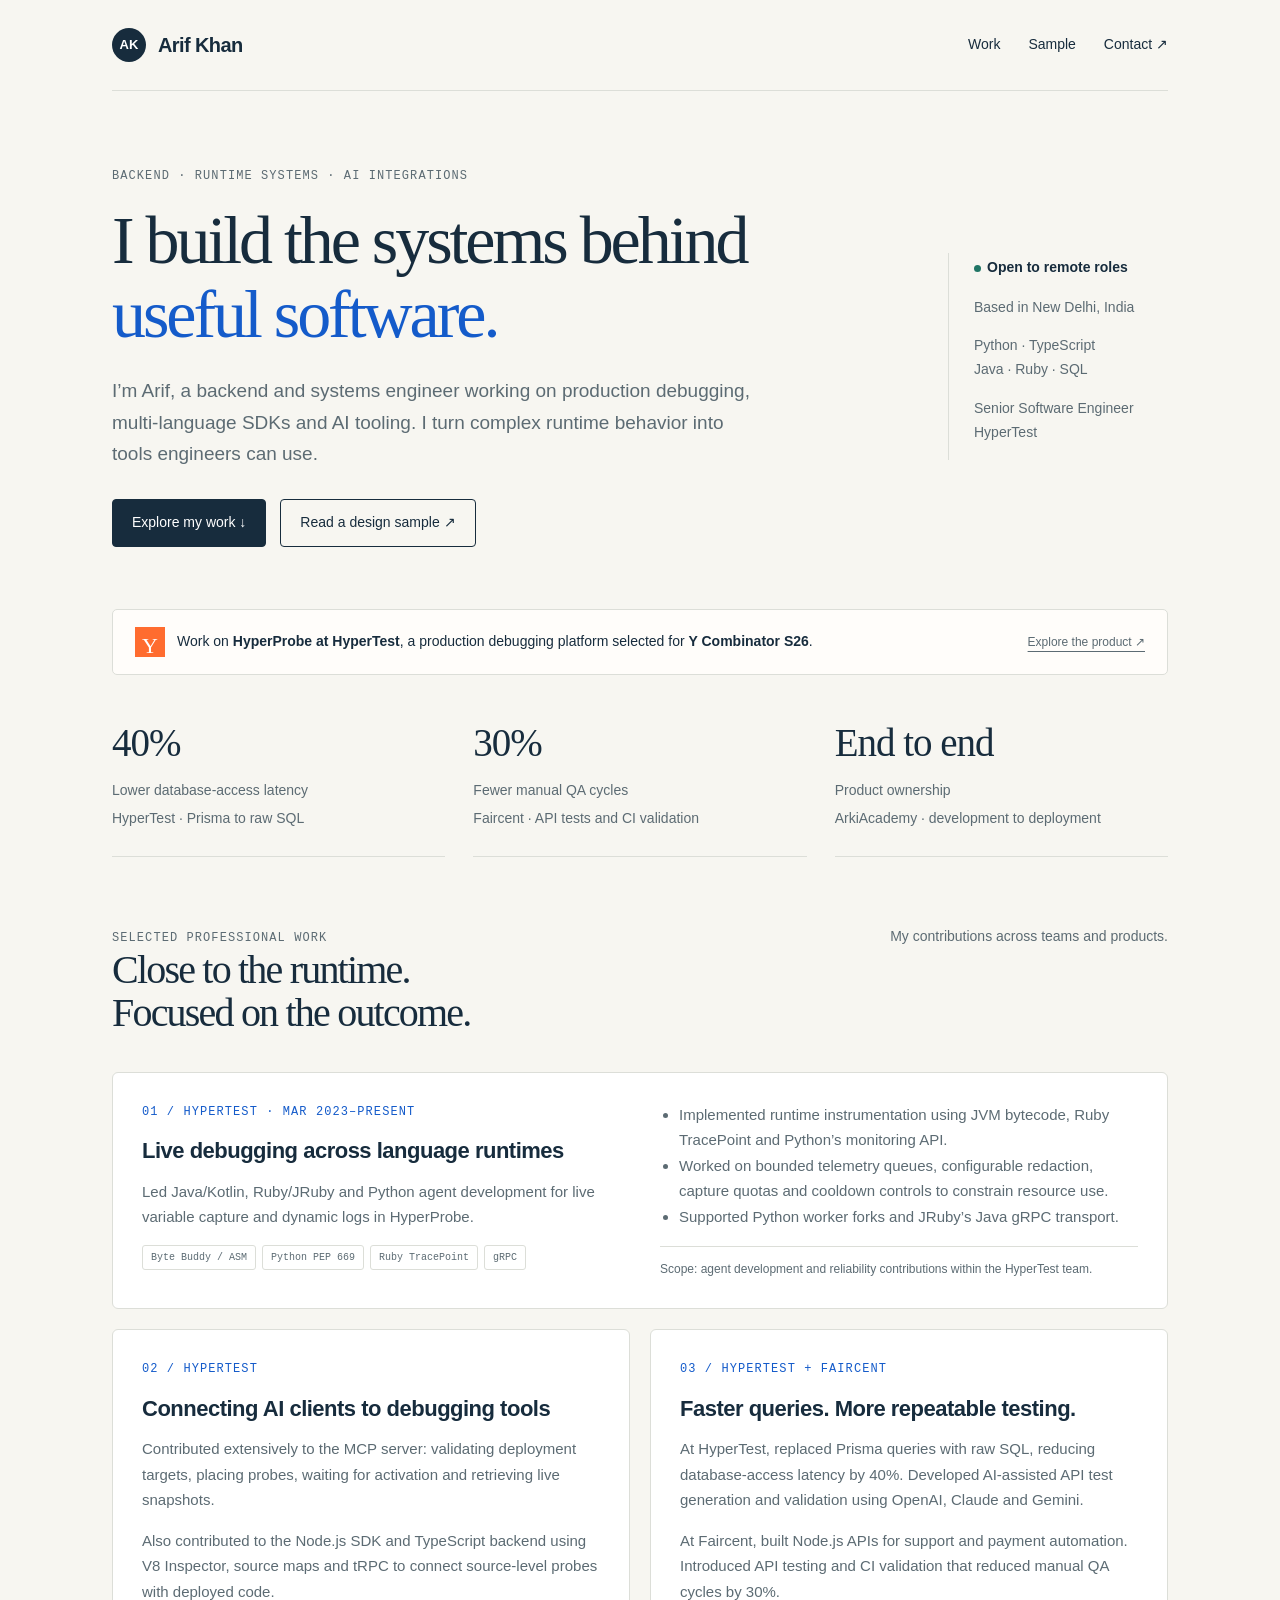
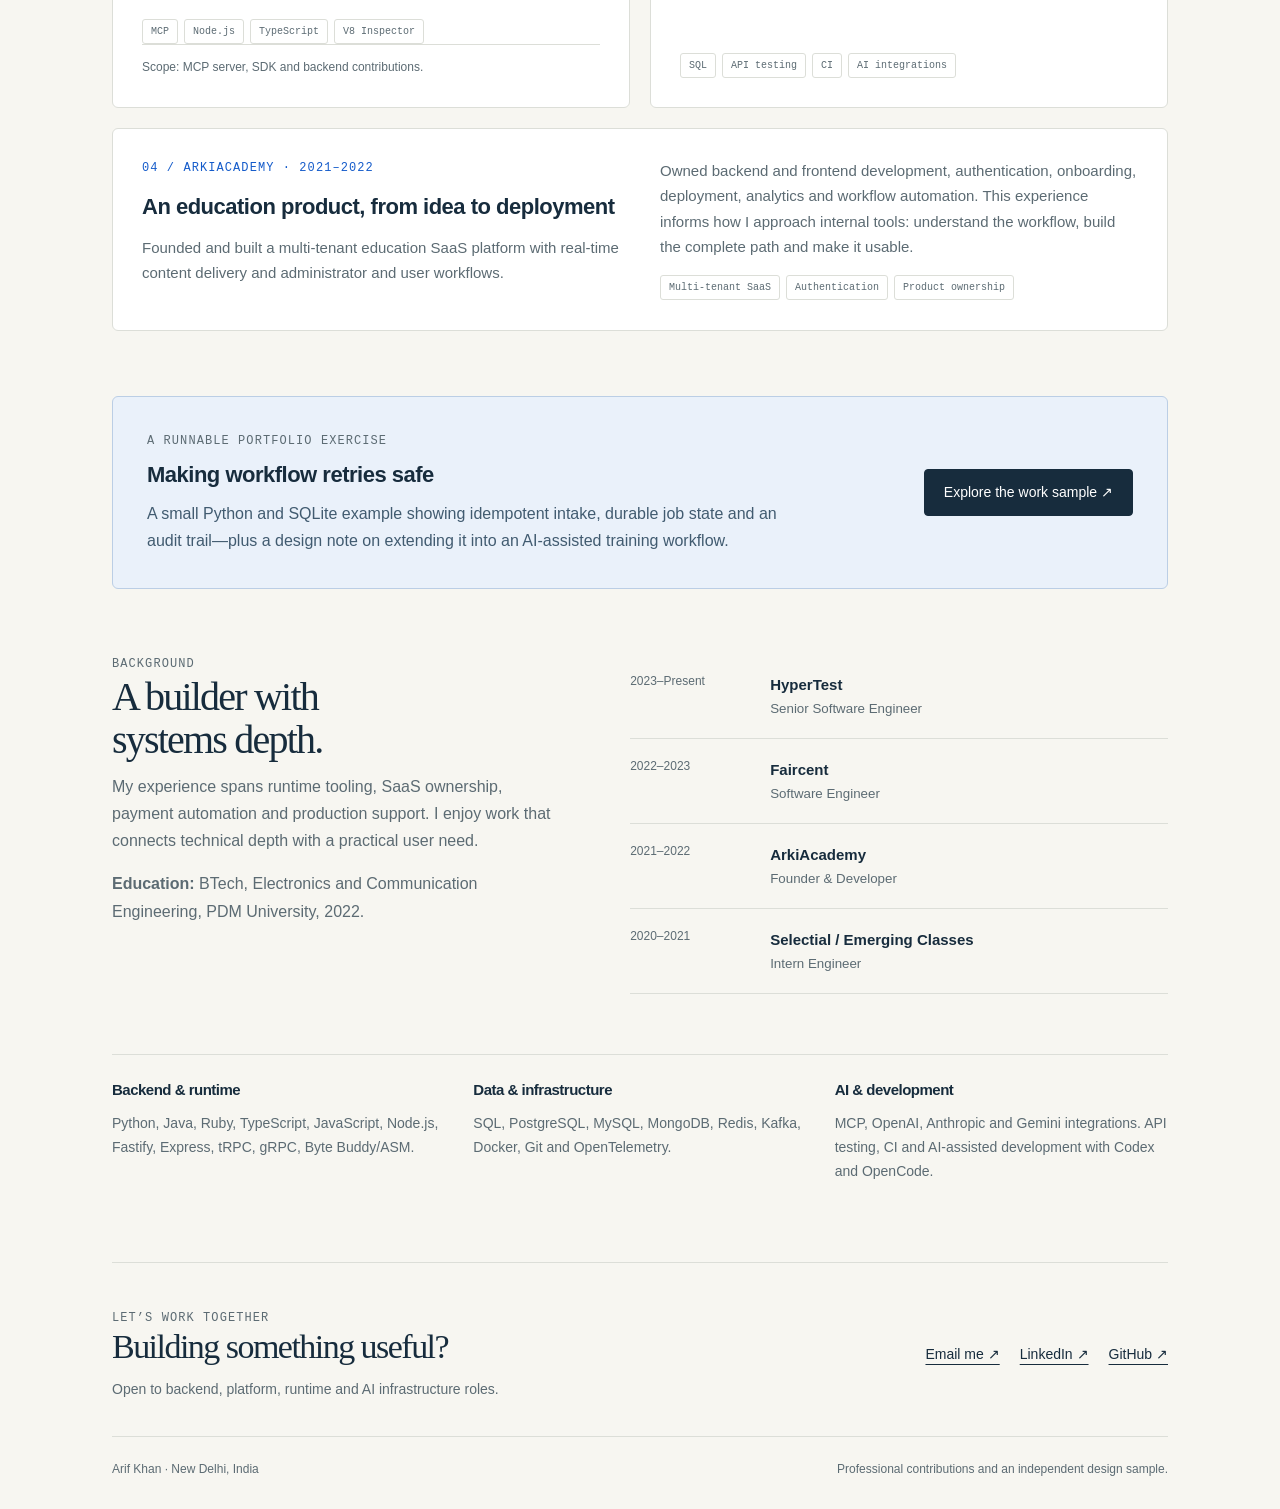
<file: index.html>
<!doctype html>
<html lang="en"><head><meta charset="utf-8"><meta name="viewport" content="width=device-width, initial-scale=1"><meta name="description" content="Arif Khan — backend and systems engineer working on runtime instrumentation, Node.js services, MCP tooling and AI integrations."><meta name="theme-color" content="#172c3d"><title>Arif Khan — Backend & Systems Engineer</title><link rel="stylesheet" href="styles.css"></head>
<body><a class="skip" href="#main">Skip to content</a><div class="wrap">
<header><a class="brand" href="./"><span aria-hidden="true">AK</span>Arif Khan</a><nav aria-label="Main navigation"><a href="#work">Work</a><a href="work-sample.html" aria-label="Technical design sample">Sample</a><a href="#contact">Contact ↗</a></nav></header>
<main id="main">
<section class="hero" aria-labelledby="hero-title"><div><div class="eyebrow">Backend · Runtime systems · AI integrations</div><h1 id="hero-title">I build the systems behind <em>useful software.</em></h1><p class="intro">I’m Arif, a backend and systems engineer working on production debugging, multi-language SDKs and AI tooling. I turn complex runtime behavior into tools engineers can use.</p><div class="actions"><a class="button primary" href="#work">Explore my work ↓</a><a class="button" href="work-sample.html">Read a design sample ↗</a></div></div><aside class="availability"><strong><span class="dot" aria-hidden="true"></span>Open to remote roles</strong><p>Based in New Delhi, India</p><p>Python · TypeScript<br>Java · Ruby · SQL</p><p>Senior Software Engineer<br>HyperTest</p></aside></section>
<div class="signal"><span class="yc" aria-hidden="true">Y</span><span>Work on <strong>HyperProbe at HyperTest</strong>, a production debugging platform selected for <strong>Y Combinator S26</strong>.</span><a href="https://www.hyperprobe.co/" target="_blank" rel="noopener noreferrer">Explore the product ↗</a></div>
<div class="metrics" aria-label="Selected outcomes"><div class="metric"><strong>40%</strong><span>Lower database-access latency<br>HyperTest · Prisma to raw SQL</span></div><div class="metric"><strong>30%</strong><span>Fewer manual QA cycles<br>Faircent · API tests and CI validation</span></div><div class="metric"><strong>End to end</strong><span>Product ownership<br>ArkiAcademy · development to deployment</span></div></div>
<section id="work" aria-labelledby="work-title"><div class="section-heading"><div><div class="eyebrow">Selected professional work</div><h2 id="work-title">Close to the runtime.<br>Focused on the outcome.</h2></div><p>My contributions across teams and products.</p></div><div class="work-grid">
<article class="card feature"><div><div class="number">01 / HYPERTEST · MAR 2023–PRESENT</div><h3>Live debugging across language runtimes</h3><p>Led Java/Kotlin, Ruby/JRuby and Python agent development for live variable capture and dynamic logs in HyperProbe.</p><div class="tags"><span class="tag">Byte Buddy / ASM</span><span class="tag">Python PEP 669</span><span class="tag">Ruby TracePoint</span><span class="tag">gRPC</span></div></div><div><ul><li>Implemented runtime instrumentation using JVM bytecode, Ruby TracePoint and Python’s monitoring API.</li><li>Worked on bounded telemetry queues, configurable redaction, capture quotas and cooldown controls to constrain resource use.</li><li>Supported Python worker forks and JRuby’s Java gRPC transport.</li></ul><p class="scope">Scope: agent development and reliability contributions within the HyperTest team.</p></div></article>
<article class="card"><div class="number">02 / HYPERTEST</div><h3>Connecting AI clients to debugging tools</h3><p>Contributed extensively to the MCP server: validating deployment targets, placing probes, waiting for activation and retrieving live snapshots.</p><p>Also contributed to the Node.js SDK and TypeScript backend using V8 Inspector, source maps and tRPC to connect source-level probes with deployed code.</p><div class="tags"><span class="tag">MCP</span><span class="tag">Node.js</span><span class="tag">TypeScript</span><span class="tag">V8 Inspector</span></div><p class="scope">Scope: MCP server, SDK and backend contributions.</p></article>
<article class="card"><div class="number">03 / HYPERTEST + FAIRCENT</div><h3>Faster queries. More repeatable testing.</h3><p>At HyperTest, replaced Prisma queries with raw SQL, reducing database-access latency by 40%. Developed AI-assisted API test generation and validation using OpenAI, Claude and Gemini.</p><p>At Faircent, built Node.js APIs for support and payment automation. Introduced API testing and CI validation that reduced manual QA cycles by 30%.</p><div class="tags"><span class="tag">SQL</span><span class="tag">API testing</span><span class="tag">CI</span><span class="tag">AI integrations</span></div></article>
<article class="card feature"><div><div class="number">04 / ARKIACADEMY · 2021–2022</div><h3>An education product, from idea to deployment</h3><p>Founded and built a multi-tenant education SaaS platform with real-time content delivery and administrator and user workflows.</p></div><div><p>Owned backend and frontend development, authentication, onboarding, deployment, analytics and workflow automation. This experience informs how I approach internal tools: understand the workflow, build the complete path and make it usable.</p><div class="tags"><span class="tag">Multi-tenant SaaS</span><span class="tag">Authentication</span><span class="tag">Product ownership</span></div></div></article>
</div></section>
<section class="sample" aria-labelledby="sample-title"><div><div class="eyebrow">A runnable portfolio exercise</div><h3 id="sample-title">Making workflow retries safe</h3><p>A small Python and SQLite example showing idempotent intake, durable job state and an audit trail—plus a design note on extending it into an AI-assisted training workflow.</p></div><a class="button primary" href="work-sample.html">Explore the work sample ↗</a></section>
<section class="about" aria-labelledby="about-title"><div><div class="eyebrow">Background</div><h2 id="about-title">A builder with<br>systems depth.</h2><p>My experience spans runtime tooling, SaaS ownership, payment automation and production support. I enjoy work that connects technical depth with a practical user need.</p><p><strong>Education:</strong> BTech, Electronics and Communication Engineering, PDM University, 2022.</p></div><ol class="timeline"><li><span class="date">2023–Present</span><div><strong>HyperTest</strong><small>Senior Software Engineer</small></div></li><li><span class="date">2022–2023</span><div><strong>Faircent</strong><small>Software Engineer</small></div></li><li><span class="date">2021–2022</span><div><strong>ArkiAcademy</strong><small>Founder & Developer</small></div></li><li><span class="date">2020–2021</span><div><strong>Selectial / Emerging Classes</strong><small>Intern Engineer</small></div></li></ol></section>
<section class="skills" aria-label="Technical skills"><div><h3>Backend & runtime</h3><p>Python, Java, Ruby, TypeScript, JavaScript, Node.js, Fastify, Express, tRPC, gRPC, Byte Buddy/ASM.</p></div><div><h3>Data & infrastructure</h3><p>SQL, PostgreSQL, MySQL, MongoDB, Redis, Kafka, Docker, Git and OpenTelemetry.</p></div><div><h3>AI & development</h3><p>MCP, OpenAI, Anthropic and Gemini integrations. API testing, CI and AI-assisted development with Codex and OpenCode.</p></div></section>
<section class="contact" id="contact"><div><div class="eyebrow">Let’s work together</div><h2>Building something useful?</h2><p>Open to backend, platform, runtime and AI infrastructure roles.</p></div><div class="contact-links"><a href="mailto:arif2232khan@gmail.com">Email me ↗</a><a href="https://linkedin.com/in/arif-khan-59baa2194" target="_blank" rel="noopener noreferrer">LinkedIn ↗</a><a href="https://github.com/Arif2232" target="_blank" rel="noopener noreferrer">GitHub ↗</a></div></section>
</main><footer><span>Arif Khan · New Delhi, India</span><span>Professional contributions and an independent design sample.</span></footer></div></body></html>
</file>
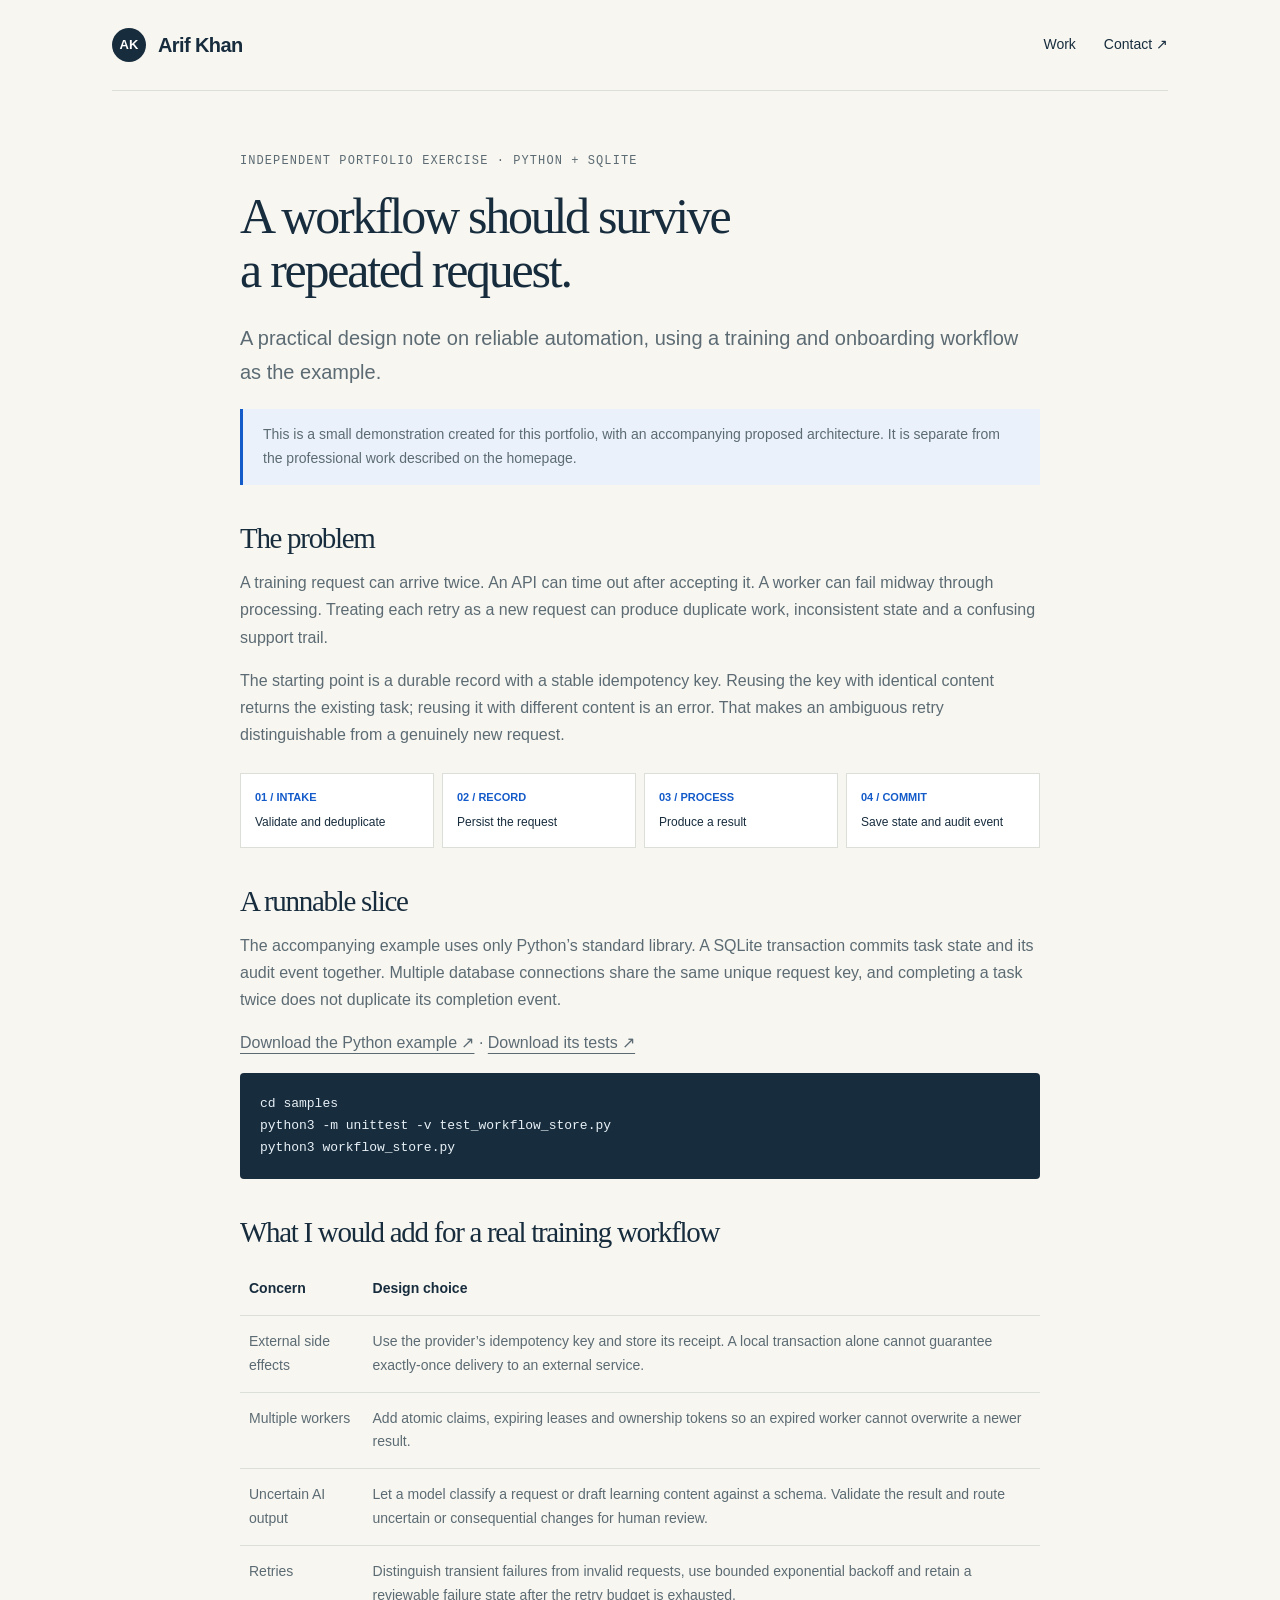
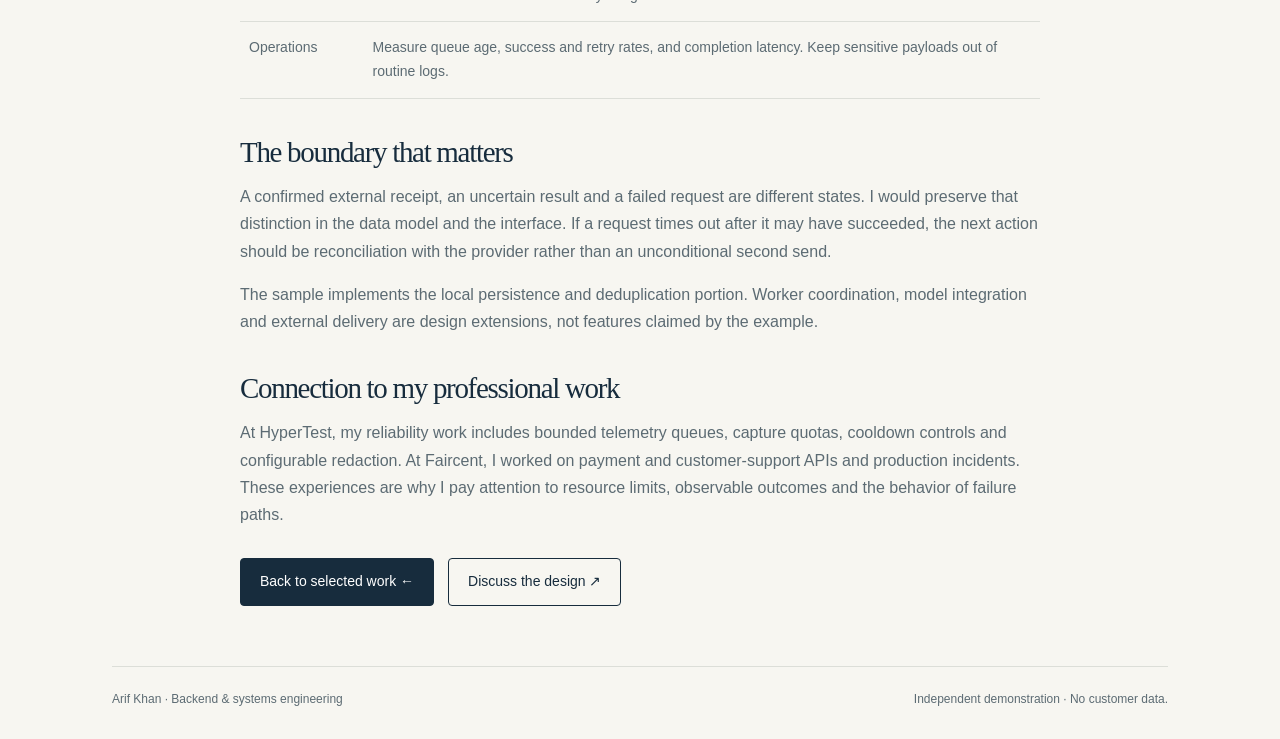
<file: work-sample.html>
<!doctype html><html lang="en"><head><meta charset="utf-8"><meta name="viewport" content="width=device-width, initial-scale=1"><meta name="description" content="A Python and SQLite reliability exercise and proposed architecture for an AI-assisted training workflow, by Arif Khan."><title>Safe retries in workflow automation — Arif Khan</title><link rel="stylesheet" href="styles.css"></head><body><a class="skip" href="#main">Skip to content</a><div class="wrap"><header><a class="brand" href="./"><span aria-hidden="true">AK</span>Arif Khan</a><nav aria-label="Main navigation"><a href="index.html#work">Work</a><a href="index.html#contact">Contact ↗</a></nav></header><main class="article" id="main"><div class="eyebrow">Independent portfolio exercise · Python + SQLite</div><h1>A workflow should survive<br>a repeated request.</h1><p class="lede">A practical design note on reliable automation, using a training and onboarding workflow as the example.</p><p class="note">This is a small demonstration created for this portfolio, with an accompanying proposed architecture. It is separate from the professional work described on the homepage.</p><h2>The problem</h2><p>A training request can arrive twice. An API can time out after accepting it. A worker can fail midway through processing. Treating each retry as a new request can produce duplicate work, inconsistent state and a confusing support trail.</p><p>The starting point is a durable record with a stable idempotency key. Reusing the key with identical content returns the existing task; reusing it with different content is an error. That makes an ambiguous retry distinguishable from a genuinely new request.</p><div class="flow" aria-label="Workflow stages"><span><b>01 / INTAKE</b>Validate and deduplicate</span><span><b>02 / RECORD</b>Persist the request</span><span><b>03 / PROCESS</b>Produce a result</span><span><b>04 / COMMIT</b>Save state and audit event</span></div><h2>A runnable slice</h2><p>The accompanying example uses only Python’s standard library. A SQLite transaction commits task state and its audit event together. Multiple database connections share the same unique request key, and completing a task twice does not duplicate its completion event.</p><p><a href="samples/workflow_store.py" download>Download the Python example ↗</a> · <a href="samples/test_workflow_store.py" download>Download its tests ↗</a></p><pre><code>cd samples
python3 -m unittest -v test_workflow_store.py
python3 workflow_store.py</code></pre><h2>What I would add for a real training workflow</h2><table><thead><tr><th>Concern</th><th>Design choice</th></tr></thead><tbody><tr><td>External side effects</td><td>Use the provider’s idempotency key and store its receipt. A local transaction alone cannot guarantee exactly-once delivery to an external service.</td></tr><tr><td>Multiple workers</td><td>Add atomic claims, expiring leases and ownership tokens so an expired worker cannot overwrite a newer result.</td></tr><tr><td>Uncertain AI output</td><td>Let a model classify a request or draft learning content against a schema. Validate the result and route uncertain or consequential changes for human review.</td></tr><tr><td>Retries</td><td>Distinguish transient failures from invalid requests, use bounded exponential backoff and retain a reviewable failure state after the retry budget is exhausted.</td></tr><tr><td>Operations</td><td>Measure queue age, success and retry rates, and completion latency. Keep sensitive payloads out of routine logs.</td></tr></tbody></table><h2>The boundary that matters</h2><p>A confirmed external receipt, an uncertain result and a failed request are different states. I would preserve that distinction in the data model and the interface. If a request times out after it may have succeeded, the next action should be reconciliation with the provider rather than an unconditional second send.</p><p>The sample implements the local persistence and deduplication portion. Worker coordination, model integration and external delivery are design extensions, not features claimed by the example.</p><h2>Connection to my professional work</h2><p>At HyperTest, my reliability work includes bounded telemetry queues, capture quotas, cooldown controls and configurable redaction. At Faircent, I worked on payment and customer-support APIs and production incidents. These experiences are why I pay attention to resource limits, observable outcomes and the behavior of failure paths.</p><div class="actions"><a class="button primary" href="index.html#work">Back to selected work ←</a><a class="button" href="mailto:arif2232khan@gmail.com">Discuss the design ↗</a></div></main><footer><span>Arif Khan · Backend & systems engineering</span><span>Independent demonstration · No customer data.</span></footer></div></body></html>
</file>
<file: styles.css>
:root{--ink:#172c3d;--muted:#5c6b73;--paper:#f7f6f1;--line:#dcded8;--blue:#145bca;--light:#eaf1fa;--green:#207565}*{box-sizing:border-box}html{scroll-behavior:smooth;scroll-padding-top:36px}body{margin:0;background:var(--paper);color:var(--ink);font-family:-apple-system,BlinkMacSystemFont,"Segoe UI",sans-serif;font-size:16px;line-height:1.7}a{color:inherit;text-underline-offset:5px}a:hover{color:var(--blue)}a:focus-visible,button:focus-visible{outline:3px solid var(--blue);outline-offset:5px}.wrap{max-width:1120px;margin:auto;padding:0 32px}.skip{position:absolute;left:20px;top:-60px;background:white;padding:10px;z-index:5}.skip:focus{top:10px}header{display:flex;justify-content:space-between;align-items:center;gap:20px;padding:28px 0;border-bottom:1px solid var(--line)}.brand{display:inline-flex;align-items:center;white-space:nowrap;font-weight:700;text-decoration:none;letter-spacing:-.6px;font-size:20px}.brand span{display:inline-grid;place-items:center;background:var(--ink);color:white;width:34px;height:34px;margin-right:12px;font-size:13px;border-radius:50%;letter-spacing:0}nav{display:flex;gap:28px;font-size:14px}nav a{text-decoration:none;white-space:nowrap}.eyebrow,.number,.tag,.meta{font-family:ui-monospace,SFMono-Regular,Consolas,monospace;font-size:12px;letter-spacing:.09em}.eyebrow{text-transform:uppercase;color:var(--muted)}.hero{padding:75px 0 62px;display:grid;grid-template-columns:1fr 220px;gap:60px;align-items:center}h1,h2,h3,p{margin-top:0}h1,h2{font-family:Georgia,"Times New Roman",serif;font-weight:400;letter-spacing:-.045em;line-height:1.08}h1{font-size:clamp(42px,5.6vw,68px);margin:18px 0 24px;max-width:780px}h1 em{font-style:normal;color:var(--blue)}.intro{font-size:19px;max-width:655px;color:var(--muted);line-height:1.65}.actions{display:flex;gap:14px;flex-wrap:wrap;margin-top:30px}.button{display:inline-block;padding:11px 19px;border:1px solid var(--ink);font-size:14px;text-decoration:none;border-radius:4px}.button.primary{background:var(--ink);color:white}.button.primary:hover{background:var(--blue);border-color:var(--blue)}.availability{border-left:1px solid var(--line);padding-left:25px}.availability .dot{display:inline-block;width:7px;height:7px;background:var(--green);border-radius:50%;margin-right:6px}.availability p{font-size:14px;margin:15px 0;color:var(--muted)}.availability strong{font-size:14px}.signal{display:flex;gap:12px;align-items:center;padding:17px 22px;border:1px solid var(--line);border-radius:5px;font-size:14px;background:#fffdfa}.signal .yc{background:#ff6c2f;color:#fff;font-family:Georgia,serif;font-size:22px;display:grid;place-items:center;width:30px;height:30px;flex-shrink:0}.signal a{margin-left:auto;font-size:12px;white-space:nowrap;color:var(--muted)}.metrics{display:grid;grid-template-columns:repeat(3,1fr);gap:28px;margin:35px 0 68px}.metric{border-bottom:1px solid var(--line);padding:0 0 25px}.metric strong{display:block;font-family:Georgia,serif;font-size:39px;font-weight:400;letter-spacing:-1px}.metric span{font-size:14px;color:var(--muted)}.section-heading{display:flex;justify-content:space-between;gap:30px;align-items:baseline;margin-bottom:25px}h2{font-size:40px;margin-bottom:12px}.section-heading p{color:var(--muted);font-size:14px}.work-grid{display:grid;grid-template-columns:1fr 1fr;gap:20px}.card{background:#fff;border:1px solid var(--line);border-radius:6px;padding:29px;display:flex;flex-direction:column}.card.feature{grid-column:1/-1;display:grid;grid-template-columns:1fr 1fr;gap:40px}.number{color:var(--blue);margin-bottom:15px}h3{font-size:22px;line-height:1.3;letter-spacing:-.5px;margin-bottom:13px}.card p{color:var(--muted);font-size:15px}.card ul{padding-left:19px;margin:0 0 17px;color:var(--muted);font-size:15px}.tags{display:flex;gap:6px;flex-wrap:wrap;margin-top:auto}.tag{font-size:10px;letter-spacing:0;border:1px solid var(--line);padding:3px 8px;border-radius:3px;color:var(--muted)}.scope{font-size:12px!important;border-top:1px solid var(--line);padding-top:12px;margin-bottom:0}.sample{margin:65px 0;padding:34px;border:1px solid #bbcee5;background:var(--light);border-radius:6px;display:grid;grid-template-columns:1fr auto;gap:35px;align-items:center}.sample p{margin:10px 0 0;max-width:640px;color:#415b70}.sample h3{margin:10px 0}.about{display:grid;grid-template-columns:1fr 1.2fr;gap:70px;margin:60px 0}.about p{color:var(--muted)}.timeline{list-style:none;padding:0;margin:0}.timeline li{display:grid;grid-template-columns:120px 1fr;gap:20px;border-bottom:1px solid var(--line);padding:17px 0}.timeline .date{font-size:12px;color:var(--muted)}.timeline strong{font-size:15px}.timeline small{display:block;color:var(--muted)}.skills{border-top:1px solid var(--line);padding-top:25px;margin-bottom:65px;display:grid;grid-template-columns:repeat(3,1fr);gap:28px}.skills h3{font-size:15px}.skills p{font-size:14px;color:var(--muted)}.contact{border-top:1px solid var(--line);padding:45px 0 35px;display:flex;justify-content:space-between;align-items:center;gap:30px}.contact h2{font-size:34px}.contact p{font-size:14px;color:var(--muted);margin-bottom:0}.contact-links{display:flex;gap:20px;flex-wrap:wrap;font-size:14px}footer{border-top:1px solid var(--line);padding:22px 0 30px;font-size:12px;color:var(--muted);display:flex;justify-content:space-between;gap:20px}.article{max-width:800px;margin:60px auto}.article h1{font-size:50px}.article h2{font-size:29px;margin:38px 0 15px}.article p,.article li{color:var(--muted)}.article .lede{font-size:20px}.note{border-left:3px solid var(--blue);padding:14px 20px;background:var(--light);font-size:14px}.flow{display:grid;grid-template-columns:repeat(4,1fr);gap:8px;margin:25px 0}.flow span{background:white;border:1px solid var(--line);padding:14px;font-size:12px}.flow b{display:block;color:var(--blue);font-size:11px;margin-bottom:5px}pre{white-space:pre-wrap;overflow-wrap:anywhere;background:var(--ink);color:#e7f0f6;padding:20px;border-radius:4px;font-size:13px;line-height:1.7}code{font-family:ui-monospace,SFMono-Regular,Consolas,monospace}.article table{width:100%;border-collapse:collapse;font-size:14px}.article th,.article td{text-align:left;vertical-align:top;padding:14px 9px;border-bottom:1px solid var(--line)}.article th{color:var(--ink)}.article td{color:var(--muted)}@media(max-width:760px){.wrap{padding:0 22px}header{padding:20px 0}nav{gap:15px;font-size:12px}.hero{grid-template-columns:1fr;gap:20px;padding:45px 0 30px}.availability{border-left:0;border-top:1px solid var(--line);padding:16px 0 0;display:flex;gap:18px;flex-wrap:wrap}.availability p{margin:0}.signal{align-items:flex-start;flex-wrap:wrap}.signal a{margin-left:42px}.metrics{gap:15px;margin-bottom:45px}.metric strong{font-size:30px}.metric span{font-size:12px}.work-grid,.card.feature,.about,.sample{grid-template-columns:1fr}.card.feature{gap:10px}.card{padding:23px}.section-heading{display:block}h2{font-size:34px}.sample{margin:40px 0;padding:25px;gap:20px}.about{gap:20px;margin:40px 0}.skills{grid-template-columns:1fr;gap:8px;margin-bottom:35px}.contact{display:block;padding:30px 0}.contact-links{margin-top:24px}footer{display:block}footer span{display:block;margin-top:6px}.article{margin:35px auto}.article h1{font-size:39px}.flow{grid-template-columns:1fr 1fr}.timeline li{grid-template-columns:105px 1fr}}@media(prefers-reduced-motion:reduce){html{scroll-behavior:auto}}@media print{nav,.actions,.button{display:none}body{background:white}.hero{padding:20px 0}.card,.sample{break-inside:avoid}a{text-decoration:none}footer{padding-bottom:0}}
</file>
